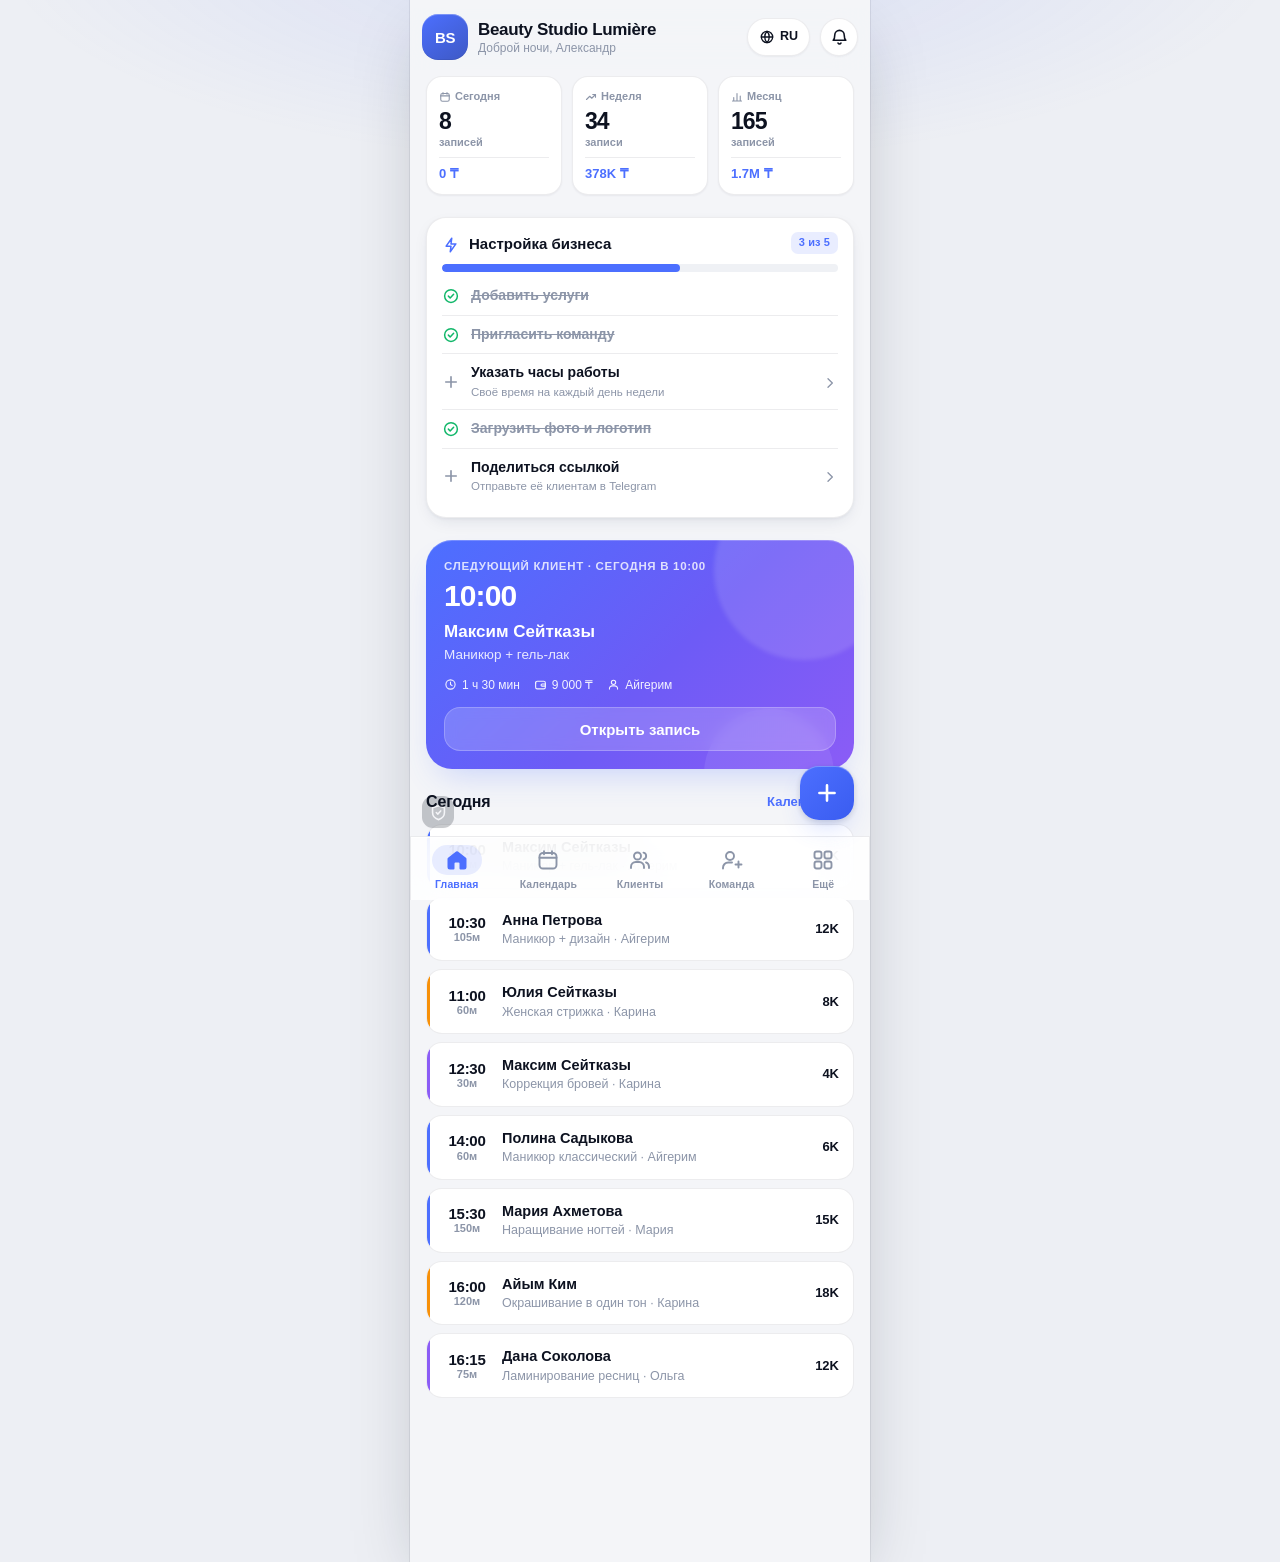
<file: webapp/index.html>
<!DOCTYPE html>
<html lang="ru" data-theme="light">
<head>
<meta charset="utf-8">
<meta name="viewport" content="width=device-width,initial-scale=1,maximum-scale=1,viewport-fit=cover,user-scalable=no">
<meta name="theme-color" content="#ffffff">
<title>Zapis — онлайн-запись</title>
<link rel="stylesheet" href="./app.css">
<link rel="icon" href="data:image/svg+xml,%3Csvg xmlns='http://www.w3.org/2000/svg' viewBox='0 0 32 32'%3E%3Crect width='32' height='32' rx='8' fill='%234C6FFF'/%3E%3Cpath d='M9 12h14M9 17h9' stroke='white' stroke-width='2.4' stroke-linecap='round'/%3E%3C/svg%3E">
<script src="https://telegram.org/js/telegram-web-app.js"></script>
</head>
<body>
  <div id="app">
    <div id="boot" class="boot">
      <div class="boot-logo"><svg width="34" height="34" viewBox="0 0 24 24" fill="none" stroke="currentColor" stroke-width="2.2" stroke-linecap="round" stroke-linejoin="round"><rect x="3.5" y="5" width="17" height="15.5" rx="3.5"/><path d="M3.5 9.8h17M8 3.3v3M16 3.3v3M9 15.2l2.2 2.2 4-4.4"/></svg></div>
      <div class="boot-bar"><i></i></div>
    </div>
  </div>
  <div id="sheets"></div>
  <div id="toasts"></div>
  <div id="devdock"></div>
  <script type="module" src="./js/main.js"></script>
</body>
</html>
</file>
<file: webapp/app.css>
/* ============================================================
   Zapis — premium mobile UI kit
   ============================================================ */
:root{
  --p:#4C6FFF; --p-2:#3A5CF0; --p-soft:rgba(76,111,255,.12); --p-glow:rgba(76,111,255,.30);
  --ai:#8B5CF6; --ai-soft:rgba(139,92,246,.12);
  --ok:#12B76A; --ok-soft:rgba(18,183,106,.12);
  --warn:#F79009; --warn-soft:rgba(247,144,9,.13);
  --dan:#F04462; --dan-soft:rgba(240,68,98,.12);

  --bg:#F4F5F8; --bg-2:#EDEFF4;
  --sf:#FFFFFF; --sf-2:#F7F8FA; --sf-3:#EFF1F5;
  --tx:#0D1220; --tx-2:#5A6478; --tx-3:#8C95A8;
  --bd:rgba(16,24,40,.08); --bd-2:rgba(16,24,40,.14);
  /* тени с холодным оттенком: нейтрально-серые на белом выглядят грязно */
  --sh-1:0 1px 2px rgba(26,38,70,.06);
  --sh-2:0 6px 18px -6px rgba(26,38,70,.13), 0 1px 3px rgba(26,38,70,.05);
  --sh-3:0 18px 44px -12px rgba(26,38,70,.24);
  /* блик сверху и стекло: интерфейс освещён, а не плоский */
  --hl:rgba(255,255,255,.75);
  --glass:color-mix(in srgb,var(--sf) 86%,transparent);
  --glass-bg:color-mix(in srgb,var(--bg) 76%,transparent);
  --e-spring:cubic-bezier(.34,1.4,.64,1);
  --sk:linear-gradient(90deg,var(--sf-3) 25%,var(--sf-2) 50%,var(--sf-3) 75%);

  --r-s:12px; --r-m:16px; --r-l:20px; --r-xl:26px; --r-full:999px;
  --tab-h:64px;
  --safe-b:env(safe-area-inset-bottom,0px);
  --safe-t:env(safe-area-inset-top,0px);
  --ff:-apple-system,BlinkMacSystemFont,"SF Pro Display","Segoe UI",Roboto,"Helvetica Neue",Arial,sans-serif;
  --e:cubic-bezier(.22,.61,.36,1);
  --e-nav:cubic-bezier(.2,.78,.22,1);
  /* шкала загрузки месяца: смешиваем с поверхностью, а не с прозрачностью —
     иначе на тёмном фоне слабые ступени становятся неразличимы */
  --heat-0:var(--sf-2);
  --heat-1:color-mix(in srgb,var(--p) 18%,var(--sf));
  --heat-2:color-mix(in srgb,var(--p) 40%,var(--sf));
  --heat-3:color-mix(in srgb,var(--p) 68%,var(--sf));
  --e-sheet:cubic-bezier(.2,.84,.24,1);
}
[data-theme="dark"]{
  --p:#6D8BFF; --p-2:#5A7BFF; --p-soft:rgba(109,139,255,.16); --p-glow:rgba(109,139,255,.28);
  --ai:#A78BFA; --ai-soft:rgba(167,139,250,.16);
  --ok:#3DDC97; --ok-soft:rgba(61,220,151,.14);
  --warn:#FDB022; --warn-soft:rgba(253,176,34,.15);
  --dan:#FF6B85; --dan-soft:rgba(255,107,133,.15);

  --bg:#0C0E13; --bg-2:#0A0C10;
  --sf:#161A22; --sf-2:#1C212B; --sf-3:#232936;
  --tx:#F1F4F9; --tx-2:#A3ADBF; --tx-3:#75809A;
  --bd:rgba(255,255,255,.08); --bd-2:rgba(255,255,255,.14);
  --sh-1:0 1px 2px rgba(0,0,0,.4);
  --sh-2:0 6px 20px -6px rgba(0,0,0,.55);
  --sh-3:0 20px 50px -12px rgba(0,0,0,.7);
  --hl:rgba(255,255,255,.07);
  --glass:color-mix(in srgb,var(--sf) 84%,transparent);
  --glass-bg:color-mix(in srgb,var(--bg) 72%,transparent);
  --sk:linear-gradient(90deg,var(--sf-2) 25%,var(--sf-3) 50%,var(--sf-2) 75%);
  /* на тёмном шаги нужны крупнее: глаз хуже различает близкие тёмные тона */
  --heat-0:var(--sf-2);
  --heat-1:color-mix(in srgb,var(--p) 24%,var(--sf));
  --heat-2:color-mix(in srgb,var(--p) 48%,var(--sf));
  --heat-3:color-mix(in srgb,var(--p) 76%,var(--sf));
}

*,*::before,*::after{box-sizing:border-box;-webkit-tap-highlight-color:transparent}
html,body{height:100%}
body{
  margin:0;font-family:var(--ff);background:var(--bg);color:var(--tx);
  font-size:15px;line-height:1.4;-webkit-font-smoothing:antialiased;
  overscroll-behavior-y:none;
}
button,input,select,textarea{font:inherit;color:inherit}
button{background:none;border:0;padding:0;cursor:pointer;text-align:left;color:inherit}
a{color:inherit;text-decoration:none}
:where(button,a,[role="button"]):focus{outline:none}
:where(button,a,[role="button"]):focus-visible{outline:2px solid var(--p);outline-offset:-3px}
/* inline-block, чтобы иконка внутри строки текста не уезжала на отдельную строку */
svg{display:inline-block;vertical-align:middle;flex:none}
/* элементы-контролы центрируем явно */
.btn,.chip,.slot,.act,.tab,.dcard,.wcol,.ico-btn,.seg button,.center,.pick .o,.succ{text-align:center}
::-webkit-scrollbar{width:0;height:0}

/* ---------- boot ---------- */
.boot{position:fixed;inset:0;display:flex;flex-direction:column;align-items:center;justify-content:center;gap:22px;background:var(--bg);z-index:100}
.boot-logo{
  width:68px;height:68px;border-radius:22px;display:grid;place-items:center;color:#fff;
  background:linear-gradient(135deg,var(--p),var(--ai));
  box-shadow:inset 0 1px 0 rgba(255,255,255,.3),0 14px 34px -8px var(--p-glow);
  animation:pop .5s var(--e),breathe 2.2s 1s ease-in-out infinite
}
@keyframes breathe{0%,100%{box-shadow:inset 0 1px 0 rgba(255,255,255,.3),0 14px 34px -8px var(--p-glow)}50%{box-shadow:inset 0 1px 0 rgba(255,255,255,.3),0 18px 44px -6px var(--p-glow)}}
.boot-bar{width:140px;height:4px;border-radius:4px;background:var(--sf-3);overflow:hidden}
.boot-bar i{display:block;height:100%;width:40%;border-radius:4px;background:var(--p);animation:load 1s infinite var(--e)}
@keyframes load{0%{transform:translateX(-100%)}100%{transform:translateX(350%)}}

/* ---------- layout ---------- */
#app{min-height:100%;display:flex;flex-direction:column}
.screen{
  flex:1;padding:calc(var(--safe-t) + 8px) 0 calc(var(--tab-h) + var(--safe-b) + 24px);
}
.screen.no-tab{padding-bottom:calc(var(--safe-b) + 28px)}
.screen.has-fab{padding-bottom:calc(var(--tab-h) + var(--safe-b) + 100px)}
@keyframes scr{from{opacity:0;transform:translateY(8px)}to{opacity:1;transform:none}}
.screen.nav-enter.nav-forward{animation:nav-in-forward .36s var(--e-nav) both}
.screen.nav-enter.nav-back{animation:nav-in-back .34s var(--e-nav) both}
.screen.nav-enter.nav-tab,.screen.nav-enter.nav-replace{animation:nav-in-replace .32s var(--e-nav) both}
@keyframes nav-in-forward{from{opacity:0;transform:translate3d(24px,0,0) scale(.992)}to{opacity:1;transform:none}}
@keyframes nav-in-back{from{opacity:0;transform:translate3d(-20px,0,0) scale(.992)}to{opacity:1;transform:none}}
@keyframes nav-in-replace{from{opacity:0;transform:translate3d(0,10px,0) scale(.994)}to{opacity:1;transform:none}}

.wrap{padding:0 16px}
.sec{margin-top:22px}
.sec-h{display:flex;align-items:center;justify-content:space-between;padding:0 16px 10px}
.sec-t{font-size:16px;font-weight:700;letter-spacing:-.01em}
.sec-a{font-size:13px;font-weight:600;color:var(--p);display:flex;align-items:center;gap:3px}
.muted{color:var(--tx-2)}
.dim{color:var(--tx-3)}
.tiny{font-size:12px}
.sm{font-size:13px}
.b{font-weight:600}
.center{text-align:center}
.row{display:flex;align-items:center;gap:10px}
.row.between{justify-content:space-between}
.col{display:flex;flex-direction:column}
.grow{flex:1;min-width:0}
.nowrap{white-space:nowrap;overflow:hidden;text-overflow:ellipsis}
.hr{height:1px;background:var(--bd);margin:12px 0}

/* ---------- topbar ---------- */
.top{
  position:sticky;top:0;z-index:30;display:flex;align-items:center;gap:10px;
  padding:calc(var(--safe-t) + 6px) 12px 10px;
  background:var(--glass-bg);backdrop-filter:saturate(180%) blur(18px);-webkit-backdrop-filter:saturate(180%) blur(18px)
}
.top-t{font-size:19px;font-weight:750;letter-spacing:-.02em;flex:1;min-width:0}
.top-sub{font-size:12px;color:var(--tx-3);font-weight:500;margin-top:-2px}
.ico-btn{
  width:38px;height:38px;border-radius:var(--r-full);display:grid;place-items:center;
  background:var(--sf);color:var(--tx);box-shadow:inset 0 1px 0 var(--hl),var(--sh-1);border:1px solid var(--bd);
  transition:transform .15s var(--e),background .15s
}
.ico-btn:active{transform:scale(.9)}
.ico-btn.flat{background:transparent;box-shadow:none;border-color:transparent}
.ico-btn.p{background:var(--p);color:#fff;border-color:transparent}
/* Переключатель языка: иконка и код рядом. .ico-btn — квадрат на один
   элемент (grid + place-items), поэтому ширину и раскладку задаём сами. */
.lang-btn{width:auto;padding:0 11px;display:inline-flex;align-items:center;gap:5px}
.lang-btn span{font-size:12.5px;font-weight:700}

/* ---------- tabbar ---------- */
.tabbar{
  position:fixed;left:0;right:0;bottom:0;z-index:40;display:flex;
  height:calc(var(--tab-h) + var(--safe-b));padding-bottom:var(--safe-b);
  background:var(--glass);
  backdrop-filter:saturate(180%) blur(24px);-webkit-backdrop-filter:saturate(180%) blur(24px);
  border-top:1px solid var(--bd);box-shadow:inset 0 1px 0 var(--hl);
}
.tab{flex:1;display:flex;flex-direction:column;align-items:center;justify-content:center;gap:2px;color:var(--tx-3);transition:color .2s}
.tab .lb{font-size:10.5px;font-weight:600;letter-spacing:.01em;transition:font-weight .2s}
/* подложка под иконкой: появляется под активной и уходит у остальных */
.tab-ic{width:50px;height:30px;display:grid;place-items:center;border-radius:15px;transition:background .28s var(--e),transform .28s var(--e-spring)}
.tab.on{color:var(--p)}
.tab.on .lb{font-weight:700}
.tab.on .tab-ic{background:var(--p-soft)}
.tab.on.tab-pulse .tab-ic{animation:tabpop .36s var(--e-spring)}
@keyframes tabpop{0%{transform:scale(.82)}100%{transform:scale(1)}}

/* ---------- fab ---------- */
.fab{
  position:fixed;right:16px;bottom:calc(var(--tab-h) + var(--safe-b) + 16px);z-index:41;
  width:54px;height:54px;border-radius:19px;display:grid;place-items:center;color:#fff;
  background:linear-gradient(135deg,var(--p),var(--p-2));
  box-shadow:inset 0 1px 0 rgba(255,255,255,.28),0 12px 26px -8px var(--p-glow),0 2px 6px rgba(0,0,0,.14);
  transition:transform .22s var(--e-spring);animation:pop .4s var(--e) both
}
.fab:active{transform:scale(.9) rotate(45deg)}
@keyframes pop{0%{transform:scale(.6);opacity:0}100%{transform:scale(1);opacity:1}}

/* ---------- cards ---------- */
.card{background:var(--sf);border-radius:var(--r-l);box-shadow:inset 0 1px 0 var(--hl),var(--sh-2);border:1px solid var(--bd);overflow:hidden}
.card.pad{padding:16px}
.card.flat{box-shadow:none;background:var(--sf-2);border-color:transparent}
.press{transition:transform .14s var(--e),opacity .14s}
.press:active{transform:scale(.975);opacity:.9}
.stack{display:flex;flex-direction:column;gap:10px}
.stack.s{gap:8px}

/* rows */
.lrow{display:flex;align-items:center;gap:12px;padding:13px 16px;background:var(--sf)}
.lrow+.lrow{border-top:1px solid var(--bd)}
.lrow .ic{width:36px;height:36px;border-radius:11px;display:grid;place-items:center;background:var(--sf-3);color:var(--tx-2);flex:none}
.lrow .tl{font-weight:600;font-size:14.5px;overflow:hidden;text-overflow:ellipsis;white-space:nowrap}
.lrow .st{font-size:12.5px;color:var(--tx-3);margin-top:1px;overflow:hidden;text-overflow:ellipsis;white-space:nowrap}
/* Запасной выход: жалоба, поддержка, «создать свой бизнес». Такие строки
   нужны раз в год, поэтому у них нет ни подложки, ни рамки — только текст
   помельче. Заметнее их делать нельзя: человек пришёл записаться. */
.quiet-row{width:100%;border-radius:14px;background:transparent;padding:11px 14px 11px 0}
.quiet-row+.quiet-row{border-top:1px solid var(--bd)}
.quiet-row .ic{background:transparent;color:var(--tx-3);width:30px;height:30px}
.quiet-row .tl{font-weight:550;font-size:14px;color:var(--tx-2)}
.quiet-row .st{font-size:12px}
/* строка «иконка + текст» внутри карточек */
.icoline{display:flex;align-items:center;gap:5px;min-width:0}
.icoline>span{overflow:hidden;text-overflow:ellipsis;white-space:nowrap}
.chev{color:var(--tx-3);flex:none}

/* ---------- avatar ---------- */
.av{border-radius:var(--r-full);display:grid;place-items:center;color:#fff;font-weight:700;flex:none;letter-spacing:-.02em;background:var(--p);overflow:hidden;box-shadow:inset 0 1px 0 rgba(255,255,255,.28),inset 0 -1px 0 rgba(0,0,0,.08)}
.av.s{width:36px;height:36px;font-size:13px}
.av.m{width:46px;height:46px;font-size:15px}
.av.l{width:64px;height:64px;font-size:21px}
.av.xl{width:84px;height:84px;font-size:28px;border-radius:28px}
.center>.av,.center>.tint{margin-left:auto;margin-right:auto}
.av-sq{border-radius:16px}
/* фото вместо инициалов: размеры берём у .av, меняется только заливка */
.av-photo{background-size:cover;background-position:center;background-repeat:no-repeat;color:transparent}

/* ---------- загрузка изображений ---------- */
.ph-row{display:flex;gap:14px;align-items:flex-start}
.ph-box{
  width:84px;height:84px;flex:none;border-radius:18px;border:1.5px dashed var(--bd-2);
  background:var(--sf-2);color:var(--tx-3);display:grid;place-items:center;
  background-size:cover;background-position:center;overflow:hidden;transition:transform .14s var(--e)
}
.ph-box:active{transform:scale(.97)}
.ph-box.round{border-radius:var(--r-full)}
.ph-box.has{border-style:solid;border-color:var(--bd)}
.ph-row .grow{display:flex;flex-direction:column;align-items:flex-start}
.ph-row .btn.xs{width:auto}

/* ---------- переписка в обращении ---------- */
.tk-msg{background:var(--sf-2);border-radius:14px;padding:11px 13px;max-width:88%}
.tk-msg.ours{background:var(--p-soft);margin-left:auto}

/* ---------- выбор фирменного цвета ---------- */
.col-pick{display:flex;flex-wrap:wrap;gap:10px}
.col-dot{
  width:34px;height:34px;border-radius:var(--r-full);flex:none;
  box-shadow:inset 0 0 0 1px rgba(16,24,40,.12);
  transition:transform .14s var(--e),box-shadow .14s
}
.col-dot:active{transform:scale(.9)}
.col-dot.on{box-shadow:inset 0 0 0 3px var(--sf),inset 0 0 0 5px currentColor;color:var(--tx-2)}
.col-prev{
  margin-top:12px;border-radius:var(--r-m);padding:16px 14px;color:#fff;
  display:flex;flex-direction:column;gap:2px
}
.col-prev span{font-size:17px;font-weight:750;letter-spacing:-.02em}
.col-prev i{font-style:normal;font-size:11.5px;opacity:.8}

/* ---------- мои записи (клиент) ---------- */
/* Ближайший визит — цветная шапка с датой и обратным отсчётом. */
.upc{padding:0}
.upc-first{border-color:transparent;box-shadow:inset 0 0 0 2px var(--p),var(--sh-2)}
.upc-head{
  display:flex;align-items:center;justify-content:space-between;gap:8px;
  padding:10px 14px;background:var(--sf-3);color:var(--tx-2);
  font-size:13px;font-weight:650
}
.upc-first .upc-head{background:var(--p-soft);color:var(--p)}
.upc-left{font-weight:600;opacity:.75;font-size:12px;white-space:nowrap}
.upc-body{display:block;width:100%;padding:13px 14px;text-align:left}
.upc-t{font-size:15px;font-weight:700;letter-spacing:-.02em}
.upc-acts{display:flex;border-top:1px solid var(--bd)}
.upc-acts button{
  flex:1;display:flex;align-items:center;justify-content:center;gap:7px;
  padding:12px;font-size:13.5px;font-weight:650;color:var(--p)
}
.upc-acts button+button{border-left:1px solid var(--bd)}
.upc-acts button.dan{color:var(--dan)}

/* История: одна плотная строка на визит. */
.hist{padding:0}
.hist-off{opacity:.62}
.hist-main{display:flex;align-items:center;gap:12px;width:100%;padding:12px 14px;text-align:left}
.hist-d{width:38px;flex:none;text-align:center}
.hist-d .n{font-size:18px;font-weight:750;letter-spacing:-.03em;line-height:1.1}
.hist-sep{width:1px;align-self:stretch;background:var(--bd)}
.hist-acts{display:flex;border-top:1px solid var(--bd)}
.hist-acts button,.hist-acts .rated{
  flex:1;display:flex;align-items:center;justify-content:center;gap:6px;
  padding:11px;font-size:13px;font-weight:650;color:var(--p)
}
.hist-acts button+button,.hist-acts .rated+button{border-left:1px solid var(--bd)}
.hist-acts .star-btn{color:#F5A524}
.hist-acts .rated{gap:2px;color:#F5A524}
.hist-acts .rated svg{fill:#F5A524}

/* ---------- оценка визита ---------- */
.stars{display:inline-flex;gap:6px}
.star{color:var(--tx-3);transition:transform .14s var(--e),color .14s;padding:2px}
.star.on{color:#F5A524}
.star.on svg{fill:#F5A524}
.star:active{transform:scale(.9)}

/* обложка страницы записи и фото услуги в списке */
.cover{height:132px;background-size:cover;background-position:center;background-color:var(--sf-3)}
.svc-ph{
  width:46px;height:46px;border-radius:14px;flex:none;
  background-size:cover;background-position:center;background-color:var(--sf-3)
}

/* ---------- buttons ---------- */
.btn{
  display:inline-flex;align-items:center;justify-content:center;gap:8px;
  height:50px;padding:0 20px;border-radius:var(--r-m);font-weight:650;font-size:15px;
  background:var(--sf-3);color:var(--tx);transition:transform .14s var(--e),opacity .14s;width:100%
}
.btn:active{transform:scale(.97)}
.btn.p{background:linear-gradient(135deg,var(--p),var(--p-2));color:#fff;box-shadow:inset 0 1px 0 rgba(255,255,255,.24),0 8px 20px -8px var(--p-glow)}
.btn.ai{background:linear-gradient(135deg,var(--ai),#6D5BF6);color:#fff;box-shadow:0 8px 20px -8px rgba(139,92,246,.5)}
.btn.ok{background:var(--ok);color:#fff}
.btn.dan{background:var(--dan-soft);color:var(--dan)}
.btn.gh{background:transparent;border:1.5px solid var(--bd-2);color:var(--tx)}
.btn.sm{height:40px;font-size:13.5px;padding:0 14px;border-radius:12px;width:auto}
.btn.xs{height:34px;font-size:12.5px;padding:0 12px;border-radius:10px;width:auto}
.btn[disabled]{opacity:.45;pointer-events:none}
.btns{display:flex;gap:10px}
.btns>*{flex:1}

/* icon action pills */
.acts{display:flex;gap:10px}
.act{flex:1;display:flex;flex-direction:column;align-items:center;gap:6px;padding:12px 4px;border-radius:var(--r-m);background:var(--sf-2);color:var(--tx-2);font-size:11.5px;font-weight:600;transition:transform .14s var(--e)}
.act:active{transform:scale(.94)}
.act svg{color:var(--tx)}

/* ---------- карточка записи ---------- */
.appt-person{gap:13px;margin-bottom:14px}
.appt-person-name{font-size:18px;font-weight:750;letter-spacing:-.02em;line-height:1.25}
.appt-info{margin-bottom:12px;padding:4px 14px;background:var(--sf-2);border:1px solid var(--bd);border-radius:18px}
.appt-info-row{display:flex;align-items:flex-start;justify-content:space-between;gap:16px;padding:10px 0;border-bottom:1px solid var(--bd)}
.appt-info-row:last-child{border-bottom:0}
.appt-info-row>span{flex:none;color:var(--tx-3);font-size:12.5px}
.appt-info-row>b{max-width:68%;font-size:13.5px;text-align:right;line-height:1.35}
.appt-info-row.total>b{font-size:16px;letter-spacing:-.02em}
.appt-review{display:flex;align-items:center;gap:10px;margin-bottom:12px;padding:12px 13px;border-radius:16px;border:1px solid var(--bd)}
.appt-review.received{display:block;background:color-mix(in srgb,var(--warn-soft) 55%,var(--sf));border-color:color-mix(in srgb,var(--warn) 24%,transparent)}
.appt-review.pending{background:var(--sf-2)}
.appt-review-head{display:flex;align-items:center;gap:10px}
.appt-review-icon{width:34px;height:34px;flex:none;border-radius:11px;display:grid;place-items:center;background:var(--warn-soft);color:var(--warn)}
.appt-review b{display:block;font-size:13.5px}
.appt-review span{display:block;margin-top:1px;font-size:11.5px;color:var(--tx-3)}
.appt-review-stars{display:flex;gap:1px;flex:none;color:var(--bd-2)}
.appt-review-stars i{display:block;height:14px}
.appt-review-stars i.on{color:var(--warn)}
.appt-review-stars i.on svg{fill:currentColor}
.appt-review-text{margin-top:10px;padding-top:9px;border-top:1px solid color-mix(in srgb,var(--warn) 18%,transparent);font-size:13px;line-height:1.45;color:var(--tx-2)}
.appt-actions{margin-bottom:4px}

/* ---------- chips ---------- */
.chips{
  display:flex;gap:7px;overflow-x:auto;padding:2px 16px;scrollbar-width:none;
  -webkit-mask-image:linear-gradient(90deg,#000 0,#000 calc(100% - 22px),transparent 100%);
  mask-image:linear-gradient(90deg,#000 0,#000 calc(100% - 22px),transparent 100%);
}
.chips.nomask{-webkit-mask-image:none;mask-image:none}
.chip{
  flex:none;height:33px;padding:0 13px;border-radius:var(--r-full);display:inline-flex;align-items:center;gap:6px;
  background:var(--sf);border:1px solid var(--bd);font-size:12.5px;font-weight:600;color:var(--tx-2);
  white-space:nowrap;transition:transform .14s var(--e)
}
.chip:active{transform:scale(.94)}
.chip.on{background:var(--tx);color:var(--bg);border-color:transparent;box-shadow:var(--sh-1)}
.chip.p.on{background:var(--p);color:#fff}

/* segmented */
.seg{display:flex;padding:3px;background:var(--sf-3);border-radius:13px;gap:2px}
.seg button{flex:1;height:32px;border-radius:10px;font-size:13px;font-weight:600;color:var(--tx-2);transition:.18s var(--e)}
.seg button.on{background:var(--sf);color:var(--tx);box-shadow:var(--sh-1)}
[data-theme="dark"] .seg button.on{background:var(--sf)}

/* badge */
.bdg{display:inline-flex;align-items:center;gap:4px;height:22px;padding:0 8px;border-radius:7px;font-size:11px;font-weight:700;background:var(--sf-3);color:var(--tx-2);letter-spacing:.01em}
.bdg.ok{background:var(--ok-soft);color:var(--ok)}
.bdg.p{background:var(--p-soft);color:var(--p)}
.bdg.warn{background:var(--warn-soft);color:var(--warn)}
.bdg.dan{background:var(--dan-soft);color:var(--dan)}
.bdg.ai{background:var(--ai-soft);color:var(--ai)}
.dot{width:7px;height:7px;border-radius:50%;background:var(--ok);flex:none}
.dot.off{background:var(--tx-3)}

/* ---------- stats ---------- */
.kpis{
  display:flex;gap:10px;overflow-x:auto;padding:0 16px;scrollbar-width:none;
  -webkit-mask-image:linear-gradient(90deg,#000 0,#000 calc(100% - 20px),transparent 100%);
  mask-image:linear-gradient(90deg,#000 0,#000 calc(100% - 20px),transparent 100%);
}
.kpi{flex:none;min-width:112px;padding:12px 14px;border-radius:var(--r-m);background:var(--sf);border:1px solid var(--bd);box-shadow:var(--sh-1)}
.kpi .l{font-size:11.5px;color:var(--tx-3);font-weight:600;display:flex;align-items:center;gap:5px}
.kpi .v{font-size:20px;font-weight:750;letter-spacing:-.03em;margin-top:4px}
.kpi .d{font-size:11px;font-weight:700;margin-top:2px}
.up{color:var(--ok)}.down{color:var(--dan)}
.grid2{display:grid;grid-template-columns:1fr 1fr;gap:10px}
.grid3{display:grid;grid-template-columns:repeat(3,1fr);gap:10px}
/* Плитка мастера на главной: период, число, единица, деньги.
   Три одинаковые в ряд — их сравнивают взглядом, поэтому они не ездят
   лентой и не меняют высоту от длины подписи. */
.mkpi{
  padding:12px 12px 11px;border-radius:var(--r-m);background:var(--sf);
  border:1px solid var(--bd);box-shadow:var(--sh-1);min-width:0
}
.mkpi .l{
  display:flex;align-items:center;gap:4px;font-size:11px;font-weight:650;
  color:var(--tx-3);white-space:nowrap;overflow:hidden
}
.mkpi .v{font-size:23px;font-weight:780;letter-spacing:-.04em;margin-top:5px;line-height:1.05}
.mkpi .u{font-size:11px;color:var(--tx-3);font-weight:600;margin-top:1px}
.mkpi .m{
  font-size:13px;font-weight:750;color:var(--p);margin-top:7px;
  padding-top:7px;border-top:1px solid var(--bd);white-space:nowrap
}
.st-card{padding:14px;border-radius:var(--r-m);background:var(--sf);border:1px solid var(--bd)}
.st-card .l{font-size:11.5px;color:var(--tx-3);font-weight:600}
.st-card .v{font-size:19px;font-weight:750;letter-spacing:-.03em;margin-top:3px}

/* ---------- next appointment hero ---------- */
.hero{
  position:relative;border-radius:var(--r-xl);padding:18px;color:#fff;overflow:hidden;
  background:linear-gradient(135deg,#4C6FFF 0%,#6D5BF6 55%,#8B5CF6 100%);
  box-shadow:0 16px 34px -14px var(--p-glow)
}
.hero::after{content:"";position:absolute;right:-40px;top:-60px;width:180px;height:180px;border-radius:50%;background:rgba(255,255,255,.12);filter:blur(2px);animation:drift 16s ease-in-out infinite alternate}
.hero::before{content:"";position:absolute;right:20px;bottom:-70px;width:130px;height:130px;border-radius:50%;background:rgba(255,255,255,.08);animation:drift 22s ease-in-out infinite alternate-reverse}
@keyframes drift{from{transform:translate3d(0,0,0) scale(1)}to{transform:translate3d(-22px,16px,0) scale(1.12)}}
.hero .lb{font-size:11.5px;font-weight:700;opacity:.8;text-transform:uppercase;letter-spacing:.06em}
.hero .tm{font-size:30px;font-weight:780;letter-spacing:-.03em;line-height:1.05;margin-top:6px}
.hero .nm{font-size:17px;font-weight:700;margin-top:8px}
.hero .sv{font-size:13.5px;opacity:.86;margin-top:2px}
.hero .btn{background:rgba(255,255,255,.18);color:#fff;backdrop-filter:blur(6px);height:44px;margin-top:14px;border:1px solid rgba(255,255,255,.22)}
.hero-meta{position:relative;display:flex;flex-wrap:wrap;gap:6px 14px;margin-top:12px;font-size:12px;opacity:.92}
.hero-meta span{display:inline-flex;align-items:center;gap:5px;white-space:nowrap}

/* ---------- appointment card ---------- */
/* align-items был не задан, и правая колонка (сумма) прилипала к верху
   строки, пока середина занимала две строки. Плюс 3 пикселя цветной полосы
   съедали отступ слева — число даты казалось сдвинутым. */
.appt{display:flex;align-items:center;gap:12px;padding:12px 14px 12px 17px;background:var(--sf);border-radius:var(--r-m);border:1px solid var(--bd);position:relative;overflow:hidden;transition:transform .14s var(--e)}
.appt:active{transform:scale(.98)}
.appt::before{content:"";position:absolute;left:0;top:0;bottom:0;width:3px;background:var(--c,var(--p))}
.appt .t{font-size:15px;font-weight:750;letter-spacing:-.02em;width:46px;flex:none;text-align:center;line-height:1.15}
.appt .t small{display:block;font-size:11px;font-weight:600;color:var(--tx-3);letter-spacing:0}
.appt .n{font-weight:650;font-size:14.5px}
.appt .s{font-size:12.5px;color:var(--tx-3);margin-top:1px}
.appt.done{opacity:.55}
.appt.cancelled .n{text-decoration:line-through;opacity:.6}

/* ---------- calendar ---------- */
.cal-top{gap:10px;padding-bottom:10px}
.cal-title{min-width:0;flex:1;display:flex;flex-direction:column;align-items:flex-start;padding:3px 0;text-align:left}
.cal-title>span{max-width:100%;font-size:18px;font-weight:760;letter-spacing:-.025em;white-space:nowrap;overflow:hidden;text-overflow:ellipsis}
/* capitalize поднимал каждое слово: «10 Дней», «К Периоду 3–12 Августа».
   Заглавной должна быть только первая буква подписи. */
.cal-title small{display:block;max-width:100%;font-size:11.5px;color:var(--tx-3);font-weight:600;margin-top:1px;white-space:nowrap;overflow:hidden;text-overflow:ellipsis}
.cal-title small::first-letter{text-transform:uppercase}
.cal-title .cal-sub-empty{visibility:hidden}
.cal-context-back{width:34px;height:34px;flex:none;margin-left:-4px}
.cal-nav{display:flex;align-items:center;gap:3px;flex:none}
.cal-arrow{width:34px;height:34px;background:var(--sf-2);border-color:transparent;box-shadow:none}
.cal-today{height:32px;padding:0 11px;border-radius:11px;color:var(--p);background:var(--p-soft);font-size:12px;font-weight:700;text-align:center;opacity:1;transform:none;animation:cal-today-in .24s var(--e-nav) both}
.cal-today.is-current{visibility:hidden;pointer-events:none;opacity:0;transform:translateY(-4px) scale(.96);animation:none}
@keyframes cal-today-in{from{opacity:0;transform:translateY(-4px) scale(.96)}to{opacity:1;transform:none}}
.cal-view-switch{margin-bottom:10px;display:flex;gap:8px;align-items:stretch}
.cal-view-switch .seg{flex:1;min-width:0}
/* Когда выбран свой отрезок, режимы день/неделя/месяц ничего не показывают —
   гасим их, чтобы не спорили за внимание с активной кнопкой периода. */
.cal-view-seg.muted-seg button{opacity:.55}
.cal-period{
  flex:none;max-width:52%;display:flex;align-items:center;gap:6px;padding:0 12px;height:40px;
  border-radius:14px;background:var(--sf-2);color:var(--tx-2);
  font-size:13px;font-weight:650;border:1.5px solid transparent;transition:.15s var(--e)
}
.cal-period span{white-space:nowrap;overflow:hidden;text-overflow:ellipsis}
.cal-period.on{background:var(--p-soft);color:var(--p);border-color:var(--p)}
.cal-view-switch .seg{padding:3px;border-radius:14px}
.cal-view-switch .seg button{height:34px;border-radius:11px}
.cal-view-seg button{min-width:0;padding:0 5px}
.cal-staff{margin-bottom:11px;padding-top:1px;padding-bottom:2px}
.cal-person{height:32px;background:transparent;box-shadow:none}
.cal-person.on{background:var(--sf);color:var(--tx);border-color:var(--emp-color,var(--bd-2));box-shadow:var(--sh-1)}
.cal-summary-wrap{margin-bottom:14px}
/* Ряд показателей — общий: календарь владельца, профиль клиента.
   Раньше назывался .cal-summary и жил только в календаре. */
.statbar{display:grid;grid-template-columns:repeat(3,1fr);background:var(--sf);border:1px solid var(--bd);border-radius:18px;padding:12px 4px;box-shadow:var(--sh-1)}
.statbar .cell{min-width:0;padding:0 9px;border-right:1px solid var(--bd)}
.statbar .cell:last-child{border-right:0}
.statbar .cell span{display:block;color:var(--tx-3);font-size:10.5px;font-weight:600;white-space:nowrap;overflow:hidden;text-overflow:ellipsis}
.statbar .cell strong{display:block;font-size:19px;font-weight:770;letter-spacing:-.03em;margin-top:3px;white-space:nowrap;overflow:hidden;text-overflow:ellipsis}
.statbar .cell em{
  display:block;font-style:normal;font-size:10.5px;font-weight:600;color:var(--tx-3);
  margin-top:3px;line-height:1.25
}
.statbar .load>i{display:block;height:3px;margin-top:5px;border-radius:3px;background:var(--sf-3);overflow:hidden}
.statbar .load>i b{display:block;height:100%;border-radius:inherit}
.cal-content{transform-origin:50% 0}
.cal-content.cal-motion-switch{animation:cal-content-switch .24s var(--e-nav) both}
.cal-content.cal-motion-prev{animation:cal-content-prev .26s var(--e-nav) both}
.cal-content.cal-motion-next{animation:cal-content-next .26s var(--e-nav) both}
.cal-content.cal-motion-today{animation:cal-content-today .26s var(--e-nav) both}
@keyframes cal-content-switch{from{opacity:0;transform:translateY(7px) scale(.995)}to{opacity:1;transform:none}}
@keyframes cal-content-prev{from{opacity:0;transform:translateX(-12px)}to{opacity:1;transform:none}}
@keyframes cal-content-next{from{opacity:0;transform:translateX(12px)}to{opacity:1;transform:none}}
@keyframes cal-content-today{from{opacity:0;transform:scale(.985)}to{opacity:1;transform:none}}
.cal-head{display:flex;align-items:center;justify-content:space-between;padding:6px 16px 12px;gap:10px}
.cal-date{font-size:16px;font-weight:700;letter-spacing:-.02em;text-align:center;flex:1}
.cal-date small{display:block;font-size:11.5px;color:var(--tx-3);font-weight:600}
.wk{display:flex;gap:6px;padding:0 16px 10px}
.wk .d{flex:1;border-radius:14px;padding:8px 0;text-align:center;background:var(--sf);border:1px solid var(--bd);transition:transform .14s var(--e)}
.wk .d:active{transform:scale(.94)}
.wk .d .w{font-size:10.5px;color:var(--tx-3);font-weight:700;text-transform:uppercase}
.wk .d .n{font-size:16px;font-weight:700;margin-top:2px;letter-spacing:-.02em}
.wk .d .p{height:4px;display:flex;gap:2px;justify-content:center;margin-top:4px}
.wk .d .p i{width:4px;height:4px;border-radius:2px;background:var(--p);opacity:.55}
.wk .d.on{background:var(--p);border-color:transparent;color:#fff}
.wk .d.on .w,.wk .d.on .n{color:#fff}
.wk .d.on .p i{background:#fff}
.wk .d.off{opacity:.42}

.tline{position:relative;padding:0 16px 8px}
.tl-row{position:relative;height:64px;border-top:1px dashed var(--bd)}
.tl-row .h{position:absolute;left:0;top:-8px;font-size:11px;font-weight:650;color:var(--tx-3);width:38px}
.tl-body{position:relative;margin-left:42px;min-height:64px}
.tl-free{position:absolute;left:0;right:0;border-radius:10px;transition:background .15s}
.tl-free:active{background:var(--p-soft)}
.tl-ev{
  position:absolute;left:0;right:0;border-radius:12px;padding:7px 10px;overflow:hidden;
  background:var(--c-bg);border-left:3px solid var(--c);color:var(--tx);
  box-shadow:var(--sh-1);transition:transform .14s var(--e)
}
.tl-ev:active{transform:scale(.98)}
.tl-ev .n{font-weight:700;font-size:13px;line-height:1.15}
.tl-ev .s{font-size:11.5px;color:var(--tx-2);margin-top:1px;line-height:1.15}
.tl-ev.mini .s{display:none}
.tl-ev.block{background:repeating-linear-gradient(45deg,var(--sf-3),var(--sf-3) 6px,var(--sf-2) 6px,var(--sf-2) 12px);border-left-color:var(--tx-3);color:var(--tx-2)}
.tl-now{position:absolute;left:42px;right:16px;height:2px;background:var(--dan);z-index:5;pointer-events:none}
.tl-now::before{content:"";position:absolute;left:-5px;top:-3px;width:8px;height:8px;border-radius:50%;background:var(--dan)}

/* week grid: карточки не сжимаются до нечитаемых семи колонок */
/* Неделя. Колонки тянутся под самую высокую (stretch задан явно —
   на поведение по умолчанию полагаться нельзя), а внутри три яруса:
   шапка, плашки, подвал. Подвал прижат к низу, поэтому нижняя линия
   у всех дней общая — с «+N» и без него. */
.wgrid{display:flex;align-items:stretch;gap:8px;padding:1px 16px 8px;overflow-x:auto;scroll-snap-type:x proximity}
.wcol{
  flex:0 0 88px;display:flex;flex-direction:column;
  background:var(--sf);border:1px solid var(--bd);border-radius:16px;
  padding:9px 7px;min-height:150px;text-align:left;scroll-snap-align:start;box-shadow:var(--sh-1)
}
.wcol .whead{flex:none;margin-bottom:7px}
.wcol .w{font-size:10px;font-weight:700;color:var(--tx-3);text-transform:uppercase;line-height:1.2}
.wcol .n{font-size:20px;font-weight:760;margin:0;letter-spacing:-.03em;line-height:1.15}
.wcol .wcount{font-size:9.5px;color:var(--tx-3);white-space:nowrap;line-height:1.3}
.wcol .wevs{flex:1;display:flex;flex-direction:column;gap:4px;min-height:0}
.wcol .ev{font-size:10.5px;font-weight:700;color:#fff;background:var(--p);border-radius:7px;padding:4px 5px;overflow:hidden;white-space:nowrap;text-overflow:ellipsis;flex:none}
.wcol .wempty{font-size:10px;color:var(--tx-3);opacity:.75}
/* подвал занимает место всегда — иначе колонки с «+N» ниже остальных */
.wcol .wmore{flex:none;min-height:13px;margin-top:6px;font-size:10px;font-weight:650;color:var(--tx-3);white-space:nowrap}
.wcol.today{border-color:transparent;box-shadow:inset 0 0 0 2px var(--p),var(--sh-1)}
.wcol.today .n{color:var(--p)}

.cal-range-list{display:grid;gap:10px;padding-bottom:8px}
.cal-range-note{font-size:11.5px;color:var(--tx-3);font-weight:650;padding:0 3px 1px}
.cal-range-day{background:var(--sf);border:1px solid var(--bd);border-radius:18px;padding:12px;box-shadow:var(--sh-1)}
.cal-range-head{width:100%;display:flex;align-items:center;gap:10px;text-align:left;padding:0 2px 10px}
.cal-range-head>span:first-child{min-width:0;flex:1}
.cal-range-head b{display:block;font-size:14px;font-weight:750;letter-spacing:-.015em}
.cal-range-head small{display:block;color:var(--tx-3);font-size:10.5px;font-weight:600;text-transform:capitalize;margin-top:1px}
.cal-range-total{text-align:right;flex:none}
.cal-range-total b{font-size:12px}
.cal-range-total small{white-space:nowrap}
.cal-range-day .appt{background:var(--sf-2);box-shadow:none}
.cal-range-picks{margin-bottom:14px}
.cal-range-picks .card{flex:1;padding:12px 14px;text-align:left;min-width:0}
.cal-range-picks .card.on{border-color:transparent;box-shadow:inset 0 0 0 2px var(--p)}
.cal-range-picks .b{font-size:13px;white-space:nowrap;overflow:hidden;text-overflow:ellipsis}
.cal-day-overview{display:grid;grid-template-columns:1fr 1fr;gap:1px;margin-bottom:12px;background:var(--bd);border:1px solid var(--bd);border-radius:16px;overflow:hidden}
.cal-day-overview>div{padding:12px 14px;background:var(--sf-2)}
.cal-day-overview span{display:block;font-size:11px;font-weight:600;color:var(--tx-3)}
.cal-day-overview b{display:block;font-size:17px;font-weight:760;margin-top:2px}
.cal-day-actions .lrow{width:100%;border-radius:15px;border:1px solid var(--bd);text-align:left}

/* ---------- bottom sheet ---------- */
.bd-mask{position:fixed;inset:0;background:rgba(8,11,18,.5);backdrop-filter:blur(3px);z-index:60;opacity:0;transition:opacity .32s var(--e-nav)}
.bd-mask.in{opacity:1}
.sheet{
  --sheet-drag:0px;
  position:fixed;left:0;right:0;bottom:0;z-index:61;background:var(--sf);
  border-radius:var(--r-xl) var(--r-xl) 0 0;box-shadow:var(--sh-3);
  max-height:92vh;display:flex;flex-direction:column;
  transform:translate3d(0,calc(100% + 16px + var(--sheet-drag)),0) scale(.985);opacity:.75;
  transition:transform .4s var(--e-sheet),opacity .28s var(--e-nav);will-change:transform,opacity;
  padding-bottom:var(--safe-b)
}
.sheet.in{transform:translate3d(0,var(--sheet-drag),0) scale(1);opacity:1}
.sheet .grab{width:38px;height:4px;border-radius:3px;background:var(--bd-2);margin:8px auto 2px;flex:none}
.sheet-h{display:flex;align-items:center;gap:10px;padding:8px 18px 10px;flex:none}
.sheet-h .t{font-size:18px;font-weight:750;letter-spacing:-.02em;flex:1}
.sheet-b{overflow-y:auto;padding:0 18px 18px;-webkit-overflow-scrolling:touch}
.sheet-f{padding:12px 18px calc(12px + var(--safe-b));border-top:1px solid var(--bd);flex:none;background:var(--sf)}
.sheet.swapping .sheet-h>*{animation:sheet-content-in .24s var(--e-nav) both}
.sheet.swapping .sheet-b,.sheet.swapping .sheet-f:not([hidden]){animation:sheet-content-in .28s .025s var(--e-nav) both}
@keyframes sheet-content-in{from{opacity:0;transform:translate3d(0,7px,0)}to{opacity:1;transform:none}}
@media(min-width:720px){
  .sheet{left:50%;transform:translate3d(-50%,calc(100% + 40px + var(--sheet-drag)),0) scale(.97);width:460px;border-radius:var(--r-xl);bottom:24px;max-height:82vh}
  .sheet.in{transform:translate3d(-50%,var(--sheet-drag),0) scale(1)}
}

/* ---------- forms ---------- */
.field{margin-bottom:14px}
.field>label{display:block;font-size:12.5px;font-weight:650;color:var(--tx-2);margin:0 0 6px 2px}
.inp{
  width:100%;height:50px;padding:0 14px;border-radius:var(--r-m);background:var(--sf-2);
  border:1.5px solid transparent;outline:none;font-size:15px;transition:border-color .18s,background .18s
}
.inp:focus{border-color:var(--p);background:var(--sf);box-shadow:0 0 0 4px var(--p-soft)}
textarea.inp{height:auto;min-height:92px;padding:12px 14px;resize:none;line-height:1.45}
.inp-row{display:flex;gap:10px}
.inp-row>*{flex:1}
.pick{display:flex;flex-wrap:wrap;gap:8px}
.pick .o{padding:9px 14px;border-radius:12px;background:var(--sf-2);font-size:13.5px;font-weight:600;color:var(--tx-2);border:1.5px solid transparent;transition:.15s}
.pick .o.on{background:var(--p-soft);color:var(--p);border-color:var(--p)}
.sw{width:48px;height:29px;border-radius:15px;background:var(--sf-3);position:relative;transition:background .25s var(--e);flex:none;box-shadow:inset 0 1px 2px rgba(0,0,0,.08)}
.sw::after{content:"";position:absolute;top:2.5px;left:2.5px;width:24px;height:24px;border-radius:50%;background:#fff;box-shadow:0 2px 6px rgba(0,0,0,.22),0 0 0 .5px rgba(0,0,0,.04);transition:transform .34s var(--e-spring)}
.sw.on{background:var(--ok);box-shadow:none}
.sw.on::after{transform:translateX(19px)}
.sw:active::after{transform:scaleX(1.12)}
.sw.on:active::after{transform:translateX(17px) scaleX(1.12)}
.search{display:flex;align-items:center;gap:9px;height:44px;padding:0 14px;border-radius:14px;background:var(--sf-2);color:var(--tx-3)}
.search input{flex:1;background:none;border:0;outline:none;font-size:15px;color:var(--tx)}

/* time chips */
.slots{display:grid;grid-template-columns:repeat(4,1fr);gap:9px}
.slot{height:46px;border-radius:14px;background:var(--sf-2);font-size:14.5px;font-weight:650;display:grid;place-items:center;border:1.5px solid transparent;transition:.15s var(--e)}
.slot:active{transform:scale(.94)}
.slot.on{background:var(--p);color:#fff;border-color:transparent;box-shadow:0 6px 16px -6px var(--p-glow)}
.slot.busy{opacity:.32;pointer-events:none;text-decoration:line-through}
/* Время по частям суток: «вечер» человек ищет глазами как блок,
   а не вычитывает из двадцати кнопок подряд. */
.slot-part+.slot-part{margin-top:14px}

/* ---------- барабан выбора времени ---------- */
/* Подложка выбранной строки лежит под барабанами, поэтому у самих
   барабанов фона нет — иначе она бы под ними не просвечивала. */
.wheel-box{
  position:relative;display:grid;grid-template-columns:1fr 12px 1fr;align-items:center;
  background:var(--sf-2);border-radius:16px;padding:0 6px;overflow:hidden
}
.wheel-box::before{
  content:"";position:absolute;left:8px;right:8px;top:60px;height:40px;border-radius:12px;
  background:var(--sf);box-shadow:var(--sh-1);pointer-events:none;z-index:0
}
.wheel{
  position:relative;z-index:1;height:160px;overflow-y:auto;text-align:center;
  scroll-snap-type:y mandatory;scrollbar-width:none;-webkit-overflow-scrolling:touch
}
.wheel::-webkit-scrollbar{display:none}
.wheel-pad{height:60px}
.wheel-i{
  height:40px;line-height:40px;scroll-snap-align:center;
  font-size:17px;font-weight:600;color:var(--tx-3);
  transition:color .15s var(--e),font-size .15s var(--e)
}
.wheel-i.on{color:var(--tx);font-size:21px;font-weight:780}
.wheel-sep{text-align:center;font-size:19px;font-weight:750;color:var(--tx-3);z-index:1}

/* Две «кнопки» над барабаном: какое из значений он сейчас крутит. */
.tp-row{display:grid;grid-template-columns:1fr 1fr;gap:10px;margin-bottom:12px}
.tp{
  padding:9px 12px;border-radius:14px;background:var(--sf-2);
  border:1.5px solid transparent;text-align:left;transition:.15s var(--e)
}
.tp.on{border-color:var(--p);background:var(--p-soft)}
.tp .l{display:block;font-size:11px;font-weight:650;color:var(--tx-3)}
.tp .v{display:block;font-size:19px;font-weight:780;letter-spacing:-.02em;margin-top:1px}
.tp.on .v{color:var(--p)}

/* ---------- онбординг ---------- */
/* Строка-выбор: выглядит как поле, ведёт себя как кнопка. Нужна там,
   где вариантов слишком много для чипсов. */
.ob-pickrow{
  display:flex;align-items:center;gap:10px;width:100%;height:46px;padding:0 14px;
  border-radius:14px;background:var(--sf-2);border:1.5px solid transparent;
  font-size:14.5px;font-weight:600;color:var(--tx);text-align:left
}
.ob-pickrow .grow{overflow:hidden;text-overflow:ellipsis;white-space:nowrap}
.ob-pickrow .dot,.ob-dot{width:10px;height:10px;border-radius:50%;flex:none}
.ob-dot{margin-left:2px}
/* День недели карточкой: подпись, время и переключатель не налезают
   друг на друга — раньше всё жило одной строкой .lrow. */
.ob-day{padding:12px 14px;border-radius:16px;border:1px solid var(--bd);background:var(--sf)}
.ob-day.off{opacity:.62}
.ob-day .nm{font-weight:650;font-size:14.5px;text-transform:capitalize}
.ob-t{
  flex:1;height:40px;border-radius:12px;background:var(--sf-2);
  font-size:15px;font-weight:700;letter-spacing:-.01em;color:var(--tx)
}

/* ---------- чеклист настройки ---------- */
.setup-list{display:flex;flex-direction:column}
.setup-row{
  display:flex;align-items:center;gap:11px;width:100%;padding:9px 0;text-align:left;
  border-top:1px solid var(--bd)
}
.setup-row:first-child{border-top:0;padding-top:2px}
.setup-row .mark{color:var(--tx-3);flex:none;display:flex}
.setup-row.done .mark{color:var(--ok)}
.setup-row .t{display:block;font-size:14px;font-weight:650}
.setup-row .s{display:block;font-size:11.5px;color:var(--tx-3);margin-top:1px}
.setup-row.done .t{color:var(--tx-3);text-decoration:line-through;text-decoration-thickness:1px}
.setup-row.done .s{display:none}
.slot-part-t{font-size:12px;font-weight:600;color:var(--tx-3);margin-bottom:7px}
.hscroll{display:flex;gap:9px;overflow-x:auto;scrollbar-width:none;padding:2px 16px}
.dcard{flex:none;width:56px;padding:9px 0;border-radius:16px;text-align:center;background:var(--sf-2);border:1.5px solid transparent;transition:.15s var(--e)}
.dcard .w{font-size:10.5px;font-weight:700;color:var(--tx-3);text-transform:uppercase}
.dcard .n{font-size:18px;font-weight:750;margin-top:1px;letter-spacing:-.02em}
.dcard .m{font-size:10px;color:var(--tx-3);font-weight:600}
.dcard.on{background:var(--p);color:#fff;box-shadow:0 8px 18px -8px var(--p-glow)}
.dcard.on .w,.dcard.on .m{color:rgba(255,255,255,.85)}
.dcard.dis{opacity:.35;pointer-events:none}

/* ---------- more grid ---------- */
.mgrid{display:grid;grid-template-columns:1fr 1fr;gap:11px;padding:0 16px}
.mcard{padding:15px;border-radius:var(--r-l);background:var(--sf);border:1px solid var(--bd);box-shadow:var(--sh-1);transition:transform .14s var(--e);text-align:left}
.mcard:active{transform:scale(.96)}
.mcard .ic{width:40px;height:40px;border-radius:13px;display:grid;place-items:center;margin-bottom:10px}
.mcard .t{font-weight:700;font-size:14.5px}
.mcard .s{font-size:11.5px;color:var(--tx-3);margin-top:2px;line-height:1.3}

/* ---------- empty ---------- */
.empty{display:flex;flex-direction:column;align-items:center;text-align:center;padding:38px 26px;gap:6px;animation:scr .3s var(--e)}
.empty .il{width:84px;height:84px;border-radius:28px;display:grid;place-items:center;background:radial-gradient(80% 80% at 50% 20%,var(--sf) 0,var(--sf-2) 100%);color:var(--tx-3);margin-bottom:8px;box-shadow:inset 0 1px 0 var(--hl),0 0 0 1px var(--bd)}
.empty .t{font-size:16px;font-weight:700}
.empty .s{font-size:13.5px;color:var(--tx-3);max-width:260px;line-height:1.45}
.empty .btn{margin-top:14px;width:auto;padding:0 24px}

/* ---------- toast ---------- */
#toasts{position:fixed;left:0;right:0;top:calc(var(--safe-t) + 8px);z-index:90;display:flex;flex-direction:column;align-items:center;gap:8px;pointer-events:none}
.toast{
  display:flex;align-items:center;gap:9px;max-width:88%;padding:11px 16px;border-radius:var(--r-full);
  background:color-mix(in srgb,var(--tx) 92%,transparent);color:var(--bg);font-size:13.5px;font-weight:600;box-shadow:var(--sh-3);
  backdrop-filter:blur(10px);-webkit-backdrop-filter:blur(10px);
  animation:tin .42s var(--e-spring)
}
.toast.out{animation:tout .25s var(--e) forwards}
.toast.ok{background:var(--ok);color:#fff}
.toast.dan{background:var(--dan);color:#fff}
.toast.ai{background:linear-gradient(135deg,var(--ai),#6D5BF6);color:#fff}
@keyframes tin{from{opacity:0;transform:translateY(-18px) scale(.9)}to{opacity:1;transform:none}}
@keyframes tout{to{opacity:0;transform:translateY(-14px) scale(.94)}}

/* ---------- контекстная подсказка ---------- */
/* лежит в #toasts, но крепится к низу: рядом с тем, что объясняет,
   и выше таббара, чтобы не перекрывать навигацию */
.tip{
  position:fixed;left:12px;right:12px;bottom:calc(var(--safe-b) + 74px);
  display:flex;align-items:flex-start;gap:11px;padding:13px 14px;border-radius:var(--r-m);
  background:var(--sf);border:1px solid var(--bd);box-shadow:var(--sh-3);
  pointer-events:auto;opacity:0;transform:translateY(14px);transition:opacity .26s var(--e),transform .26s var(--e)
}
body[data-tab="0"] .tip{bottom:calc(var(--safe-b) + 16px)}
.tip.in{opacity:1;transform:none}
.tip.out{opacity:0;transform:translateY(10px)}
.tip-ic{width:36px;height:36px;border-radius:12px;flex:none;display:grid;place-items:center;background:var(--p-soft);color:var(--p)}
.tip-t{font-size:14px;font-weight:700;letter-spacing:-.01em}
.tip-s{font-size:12.5px;color:var(--tx-2);line-height:1.45;margin-top:2px}
.tip-x{color:var(--tx-3);flex:none;padding:2px}

/* ---------- skeleton ---------- */
.sk{background:var(--sk);background-size:400% 100%;animation:shim 1.3s infinite linear;border-radius:10px}
@keyframes shim{0%{background-position:100% 0}100%{background-position:-100% 0}}
.sk-row{height:66px;border-radius:var(--r-m);margin-bottom:10px}

/* ---------- AI ---------- */
.ai-hero{border-radius:var(--r-xl);padding:20px;color:#fff;background:linear-gradient(135deg,#8B5CF6,#6D5BF6 50%,#4C6FFF);box-shadow:0 16px 34px -14px rgba(139,92,246,.5);position:relative;overflow:hidden}
.ai-hero::after{content:"";position:absolute;right:-30px;top:-50px;width:160px;height:160px;border-radius:50%;background:rgba(255,255,255,.12)}
.ai-hero .t{font-size:22px;font-weight:780;letter-spacing:-.03em;margin-top:10px}
.ai-hero .s{font-size:13.5px;opacity:.88;margin-top:4px;max-width:250px;line-height:1.4}
.ai-card{padding:14px;border-radius:var(--r-l);background:var(--sf);border:1px solid var(--bd);box-shadow:var(--sh-1);display:flex;gap:12px;align-items:flex-start;transition:transform .14s var(--e)}
.ai-card:active{transform:scale(.97)}
.ai-card .ic{width:38px;height:38px;border-radius:12px;display:grid;place-items:center;background:var(--ai-soft);color:var(--ai);flex:none}
.ins{padding:15px;border-radius:var(--r-l);background:var(--sf);border:1px solid var(--bd);box-shadow:var(--sh-1)}
.ins .h{display:flex;align-items:center;gap:8px;font-size:13px;font-weight:750;margin-bottom:7px}
.ins .b{font-size:14px;line-height:1.5;color:var(--tx-2);font-weight:400}
.ins .b b{color:var(--tx);font-weight:650}
.ins.good .h{color:var(--ok)}
.ins.warn .h{color:var(--warn)}
.ins.opp .h{color:var(--p)}
.dots{display:inline-flex;gap:4px;align-items:center;height:14px}
.dots i{width:6px;height:6px;border-radius:50%;background:var(--ai);animation:bnc 1.1s infinite}
.dots i:nth-child(2){animation-delay:.15s}.dots i:nth-child(3){animation-delay:.3s}
@keyframes bnc{0%,60%,100%{transform:translateY(0);opacity:.45}30%{transform:translateY(-5px);opacity:1}}
.ai-load{display:flex;flex-direction:column;align-items:center;gap:14px;padding:34px 20px}
.ai-orb{width:64px;height:64px;border-radius:50%;background:conic-gradient(from 0deg,var(--ai),var(--p),var(--ai));animation:spin 1.4s linear infinite;position:relative}
.ai-orb::after{content:"";position:absolute;inset:6px;border-radius:50%;background:var(--sf)}
@keyframes spin{to{transform:rotate(360deg)}}
.bubble{max-width:84%;padding:11px 14px;border-radius:18px;font-size:14.5px;line-height:1.45;white-space:pre-wrap}
.bubble.me{align-self:flex-end;background:var(--p);color:#fff;border-bottom-right-radius:6px}
.bubble.ai{align-self:flex-start;background:var(--sf-2);border-bottom-left-radius:6px}
.mic{width:86px;height:86px;border-radius:50%;display:grid;place-items:center;background:linear-gradient(135deg,var(--ai),#6D5BF6);color:#fff;box-shadow:0 12px 30px -8px rgba(139,92,246,.6);margin:0 auto}
.mic.rec{animation:pulse 1.4s infinite}
@keyframes pulse{0%{box-shadow:0 0 0 0 rgba(139,92,246,.5)}70%{box-shadow:0 0 0 22px rgba(139,92,246,0)}100%{box-shadow:0 0 0 0 rgba(139,92,246,0)}}
.wave{display:flex;align-items:center;justify-content:center;gap:3px;height:34px}
.wave i{width:3px;border-radius:2px;background:var(--ai);animation:wv .9s infinite ease-in-out}
@keyframes wv{0%,100%{height:8px}50%{height:28px}}

/* ---------- charts ---------- */
.chart{display:block;width:100%;height:auto;overflow:visible}
.bars{display:flex;align-items:stretch;gap:6px;height:120px;padding:0 2px}
.bars .b{flex:1;min-width:3px;height:100%;border-radius:6px 6px 3px 3px;background:var(--sf-3);position:relative;overflow:hidden}
.bars .b i{position:absolute;left:0;right:0;bottom:0;border-radius:6px 6px 3px 3px;background:linear-gradient(180deg,var(--p),var(--p-2));animation:grow .6s var(--e)}
@keyframes grow{from{height:0!important}}
.bars-x{display:flex;gap:6px;margin-top:6px}
.bars-x span{flex:1;text-align:center;font-size:9.5px;color:var(--tx-3);font-weight:600}
.prog{height:8px;border-radius:5px;background:var(--sf-3);overflow:hidden}
/* Анимация проигрывалась заново при каждой перерисовке экрана, и полоса
   выглядела вечно загружающейся. Ширина меняется плавно — этого хватает. */
.prog i{display:block;height:100%;border-radius:5px;background:var(--p);transition:width .4s var(--e)}

/* ---------- success ---------- */
.succ{display:flex;flex-direction:column;align-items:center;padding:40px 24px;text-align:center;gap:8px}
.check{width:96px;height:96px;border-radius:50%;background:var(--ok-soft);color:var(--ok);display:grid;place-items:center;margin-bottom:10px;animation:pop .45s var(--e)}
.check svg{stroke-dasharray:60;stroke-dashoffset:60;animation:draw .55s .18s var(--e) forwards}
@keyframes draw{to{stroke-dashoffset:0}}
.succ .t{font-size:24px;font-weight:780;letter-spacing:-.03em}
.succ .s{font-size:14.5px;color:var(--tx-2)}

/* ---------- onboarding ---------- */
.ob{padding:calc(var(--safe-t) + 20px) 20px calc(var(--safe-b) + 20px);min-height:100vh;display:flex;flex-direction:column}
.ob-dots{display:flex;gap:6px;justify-content:center;margin-bottom:26px}
.ob-dots i{width:22px;height:4px;border-radius:3px;background:var(--sf-3);transition:.3s}
.ob-dots i.on{background:var(--p);width:30px}
.ob h1{font-size:26px;font-weight:780;letter-spacing:-.035em;margin:0 0 6px}
.ob p.sub{color:var(--tx-2);font-size:14.5px;margin:0 0 22px}
/* приветственный экран: картинка сверху, заголовок крупнее обычного */
.ob-hello{justify-content:flex-start;text-align:center}
.ob-art{width:100%;max-width:300px;margin:8px auto 22px;aspect-ratio:260/190}
.ob h1.ob-big{font-size:29px;line-height:1.18;margin-bottom:10px}
.ob p.sub.ob-lead{font-size:15px;line-height:1.5;margin-bottom:0;max-width:340px;margin-left:auto;margin-right:auto}

/* ---------- dev dock ---------- */
.dev-fab{position:fixed;left:10px;bottom:calc(var(--tab-h) + var(--safe-b) + 8px);z-index:33;width:32px;height:32px;border-radius:11px;display:grid;place-items:center;background:var(--tx);color:var(--bg);opacity:.22;box-shadow:var(--sh-1);transition:transform .2s var(--e),opacity .2s,background .2s}
body[data-tab="0"] .dev-fab{bottom:calc(var(--safe-b) + 10px)}
/* своя кнопка «назад» не нужна, если её рисует сам Telegram */
body[data-tgback="1"] .top>.ico-btn[data-a="back"]{display:none}
.dev-fab:active{transform:scale(.9)}
.dev-fab.on{opacity:1;background:var(--ai);color:#fff}
.role-grid{display:grid;grid-template-columns:1fr 1fr;gap:9px}
.role{padding:12px;border-radius:14px;background:var(--sf-2);border:1.5px solid transparent;text-align:left;transition:.15s}
.role.on{border-color:var(--p);background:var(--p-soft)}
.role .t{font-weight:700;font-size:14px}
.role .s{font-size:11.5px;color:var(--tx-3);margin-top:1px}

/* client public page */
/* ---------- шапка страницы записи ---------- */
.pub-hero{
  padding:calc(var(--safe-t) + 18px) 18px 42px;   /* запас снизу под кнопку */
  background:var(--p);background-size:cover;background-position:center;
  color:#fff;border-radius:0 0 26px 26px;position:relative;overflow:hidden
}
.pub-hero::after{content:"";position:absolute;right:-60px;top:-80px;width:210px;height:210px;border-radius:50%;background:rgba(255,255,255,.08)}
.pub-hero.has-cover::after{display:none}         /* на фото блик лишний */
.pub-hero .nm{font-size:23px;font-weight:780;letter-spacing:-.03em;margin-top:12px;text-shadow:0 1px 12px rgba(10,14,30,.28)}
.pub-logo{box-shadow:0 0 0 2px rgba(255,255,255,.28),0 6px 18px -6px rgba(10,14,30,.5)}
.pub-share{color:#fff;background:rgba(255,255,255,.18);backdrop-filter:blur(6px)}

/* мета-строка «пилюлями»: на фотографии обычный текст теряется */
.pub-meta{display:flex;gap:7px;flex-wrap:wrap;margin-top:10px}
.pub-meta .pill{
  display:inline-flex;align-items:center;gap:5px;padding:5px 11px;border-radius:var(--r-full);
  background:rgba(255,255,255,.18);backdrop-filter:blur(6px);
  font-size:12.5px;font-weight:600;white-space:nowrap
}
.pub-addr{margin-top:9px;font-size:12.5px;opacity:.85;text-shadow:0 1px 10px rgba(10,14,30,.3)}

/* Кнопка лежит на границе шапки. Синяя на синем сливалась в одно пятно,
   поэтому она белая, а цвет компании ушёл в текст и иконку. */
.pub-cta{margin-top:-26px;position:relative;z-index:2}
.btn.hero-cta{
  height:56px;font-size:16px;font-weight:700;
  /* светлая в обеих темах: кнопка лежит на цветной шапке, а не на фоне
     страницы — тёмная там теряется вместе с акцентом */
  background:#fff;box-shadow:0 14px 30px -12px rgba(10,14,30,.55)
}
.svc{display:flex;align-items:center;gap:12px;padding:13px 14px;background:var(--sf);border-radius:var(--r-m);border:1px solid var(--bd);transition:transform .14s var(--e)}
.svc:active{transform:scale(.98)}
.svc .pr{font-weight:750;font-size:15px;letter-spacing:-.02em;white-space:nowrap}

.tint{width:38px;height:38px;border-radius:12px;display:grid;place-items:center;flex:none}

/* закреплённая нижняя панель (слоты, чат) */
.fixbar{position:fixed;left:0;right:0;bottom:0;z-index:34}

/* ---------- desktop: телефонный контейнер по центру ---------- */
@media(min-width:720px){
  body{background:var(--bg-2)}
  #app{max-width:460px;margin:0 auto;min-height:100vh;background:var(--bg);
       box-shadow:0 0 0 1px var(--bd),0 24px 70px -20px rgba(16,24,40,.28)}
  .tabbar{left:50%;transform:translateX(-50%);width:460px;border-left:1px solid var(--bd);border-right:1px solid var(--bd)}
  .fab{right:calc(50vw - 230px + 16px)}
  .dev-fab{left:calc(50vw - 230px + 12px)}
  .fixbar{left:50%;transform:translateX(-50%);width:460px}
}

@media(prefers-reduced-motion:reduce){
  .screen.nav-enter,.sheet.swapping .sheet-h>*,.sheet.swapping .sheet-b,.sheet.swapping .sheet-f,
  .cal-today,.cal-content,.rise,.hero::before,.hero::after,.ai-hero::after,.boot-logo,.fab{animation:none!important}
  .sheet,.bd-mask{transition-duration:.01ms!important}
}

/* ---------- месячный календарь ---------- */
.mcal{background:var(--sf);border:1px solid var(--bd);border-radius:var(--r-l);padding:10px 10px 12px;box-shadow:var(--sh-1)}
.mc-head{display:flex;align-items:center;justify-content:space-between;gap:6px;margin-bottom:6px}
.mc-title{font-size:15.5px;font-weight:750;letter-spacing:-.02em;text-transform:capitalize}
.mc-head .ico-btn[disabled]{opacity:.25;pointer-events:none}
.mc-wd{display:grid;grid-template-columns:repeat(7,1fr);gap:2px;margin-bottom:4px}
.mc-wd span{text-align:center;font-size:10.5px;font-weight:700;color:var(--tx-3);letter-spacing:.04em}
.mc-grid{display:grid;grid-template-columns:repeat(7,1fr);gap:2px}
.mc-cell{
  position:relative;aspect-ratio:1/1;min-height:38px;border-radius:11px;display:flex;
  flex-direction:column;align-items:center;justify-content:center;gap:1px;
  font-size:14.5px;font-weight:600;color:var(--tx);background:transparent;
  transition:transform .12s var(--e),background .15s
}
.mc-cell:active:not([disabled]){transform:scale(.9)}
.mc-cell.today{box-shadow:inset 0 0 0 1.5px var(--bd-2)}
.mc-cell.on{background:var(--p);color:#fff;box-shadow:0 6px 14px -6px var(--p-glow)}
.mc-cell.off{color:var(--tx-3);opacity:.38;text-decoration:line-through;text-decoration-thickness:1px}
/* Выбранный отрезок: заливка идёт сплошной лентой, края скругляются.
   Скругление не у ячейки, а у подложки — иначе лента распадалась
   на семь отдельных квадратов в каждой строке. */
.mc-cell.in-range::after{
  content:"";position:absolute;inset:2px -1px;background:var(--p-soft);z-index:0
}
.mc-cell .d,.mc-cell .dot{position:relative;z-index:1}
.mc-cell.in-range.r-start::after{border-radius:11px 0 0 11px;left:2px}
.mc-cell.in-range.r-end::after{border-radius:0 11px 11px 0;right:2px}
.mc-cell.in-range.r-start.r-end::after{border-radius:11px}
.mc-cell.in-range{color:var(--p);font-weight:700}
.mc-cell.in-range.on{color:#fff}
.mc-cell.mc-empty{pointer-events:none}
.mc-cell .dot{width:4px;height:4px;border-radius:50%;background:var(--ok);position:absolute;bottom:6px}
.mc-cell.on .dot{background:#fff}
.mc-legend{display:flex;gap:14px;justify-content:center;margin-top:9px;font-size:11.5px;color:var(--tx-3)}
.mc-legend span{display:inline-flex;align-items:center;gap:5px}
.mc-legend i{width:5px;height:5px;border-radius:50%;background:var(--ok);display:inline-block}

/* ---------- месяц в календаре бизнеса ---------- */
.mv-grid-wd{display:grid;grid-template-columns:repeat(7,1fr);gap:4px;margin-bottom:5px}
.mv-grid-wd span{text-align:center;font-size:10px;font-weight:700;color:var(--tx-3);letter-spacing:.04em}
.mv-grid-wd span:nth-last-child(-n+2){color:var(--dan)}
.mv-grid{display:grid;grid-template-columns:repeat(7,1fr);gap:3px}
.mv-cell{
  position:relative;min-height:55px;border-radius:11px;background:transparent;
  border:1px solid transparent;padding:5px 2px 8px;overflow:hidden;
  display:flex;flex-direction:column;align-items:center;justify-content:flex-start;gap:4px;
  transition:transform .12s var(--e)
}
.mv-cell:active:not(.mv-empty){transform:scale(.94)}
.mv-cell.mv-empty{background:transparent;border-color:transparent;pointer-events:none}
/* заливка = загрузка дня; день без записей — просто поверхность,
   поэтому сетка читается как сетка, а не как набор пятен на фоне */
.mv-cell.lv0{background:var(--heat-0)}
.mv-cell.lv1{background:var(--heat-1)}
.mv-cell.lv2{background:var(--heat-2)}
.mv-cell.lv3{background:var(--heat-3)}
.mv-cell.lv2 .cnt,.mv-cell.lv3 .cnt{color:var(--tx)}
/* на заливке приглушённый цвет числа теряется — начиная со средней */
.mv-cell.lv2 .d,.mv-cell.lv3 .d{color:var(--tx)}
.mv-cell.off{background:var(--sf-2);opacity:.45}
/* красное число выходного на синей заливке не читалось: там, где есть
   записи, день по факту рабочий — оставляем красным только пустые */
.mv-cell.weekend.lv0:not(.off) .d{color:var(--dan)}
.mv-cell.today{border-color:var(--p);box-shadow:0 0 0 1px var(--p)}
.mv-cell .d{width:24px;height:24px;border-radius:9px;display:grid;place-items:center;font-size:12.5px;font-weight:700;color:var(--tx-2);line-height:1}
.mv-cell.today .d,.mv-cell.today.weekend .d{background:var(--p);color:#fff}
.mv-cell .cnt{font-size:12px;font-weight:750;letter-spacing:-.01em;line-height:1;color:var(--tx-2);min-height:12px}
.mv-cell .cnt.dim{font-size:9px;font-weight:600;color:var(--tx-3)}
.mv-cell .away{position:absolute;top:5px;right:5px;width:6px;height:6px;border-radius:50%;background:#06AED4}

/* легенда: шкала, а не набор разных цветов */
.mv-legend{
  display:flex;align-items:center;flex-wrap:wrap;gap:6px 14px;margin-top:12px;
  font-size:11px;color:var(--tx-3)
}
.mv-legend span{display:inline-flex;align-items:center;gap:5px;white-space:nowrap}
.mv-scale i{width:13px;height:13px;border-radius:4px}
.mv-scale i.lv1{background:var(--heat-1)}
.mv-scale i.lv2{background:var(--heat-2)}
.mv-scale i.lv3{background:var(--heat-3)}
.mv-away i{width:7px;height:7px;border-radius:50%;background:#06AED4}
@media(max-width:380px){
  .statbar .cell{padding:0 6px}
  .statbar .cell strong{font-size:16px}
  .mv-cell{min-height:52px}
}

/* Ролей в демо-панели нечётное число — последняя занимает всю строку,
   иначе рядом с ней зияет пустая клетка. */
.role-grid .role:last-child:nth-child(odd){grid-column:1/-1}

/* --- витрина для бизнеса ----------------------------------------------- */
/* Экран продающий, поэтому воздуха больше, чем в рабочих разделах: он
   читается сверху вниз один раз, а не используется каждый день. */
/* Плитка раздела: иконка сверху, под ней подпись в две строки. */
.cat-tile{
  display:flex;flex-direction:column;align-items:flex-start;gap:2px;width:100%;
  padding:13px;border-radius:16px;border:1px solid var(--bd);background:var(--sf);
  box-shadow:var(--sh-1)
}
.cat-tile .tint{margin-bottom:6px}
.biz-hero{
  padding:calc(var(--safe-t) + 18px) 20px 4px;text-align:center;
  background:radial-gradient(120% 80% at 50% 0%,var(--p-soft) 0%,transparent 62%)
}
.biz-art{width:100%;max-width:340px;margin:0 auto 18px;aspect-ratio:320/180}
.biz-h1{font-size:27px;line-height:1.2;font-weight:800;letter-spacing:-.035em;margin:0 0 10px}
.biz-lead{
  font-size:14.5px;line-height:1.5;color:var(--tx-2);margin:0 auto;max-width:330px
}
.biz-facts{display:flex;gap:8px;margin-top:20px}
.biz-fact{
  flex:1;min-width:0;padding:11px 8px;border-radius:14px;
  background:var(--sf);border:1px solid var(--bd);box-shadow:var(--sh-1)
}
.biz-fact b{display:block;font-size:15px;letter-spacing:-.02em}
.biz-fact i{
  display:block;font-style:normal;font-size:10.5px;line-height:1.3;
  color:var(--tx-3);margin-top:3px
}
.biz-cta{margin-top:22px}

.biz-step{display:flex;gap:13px;align-items:center;padding:13px}
.biz-step-art{width:82px;flex:none;aspect-ratio:120/84}
.biz-step-n{
  font-size:10.5px;font-weight:750;letter-spacing:.06em;text-transform:uppercase;
  color:var(--p);margin-bottom:2px
}

/* Выделенный тариф не красим целиком: цветная плашка на всю карточку
   спорит с кнопкой внутри неё. Достаточно рамки и метки.

   Метка лежит в потоке карточки, а не висит над её краем: у `.card`
   стоит overflow:hidden ради скруглений, и вынесенная наружу плашка
   обрезалась ровно по границе. */
.biz-plan{position:relative}
.biz-plan.on{border-color:transparent;box-shadow:inset 0 0 0 2px var(--p),var(--sh-2)}
.biz-plan-tag{
  display:inline-block;margin-bottom:10px;font-size:10px;font-weight:750;
  letter-spacing:.03em;text-transform:uppercase;padding:4px 10px;border-radius:8px;
  background:var(--p);color:#fff
}

.biz-q{overflow:hidden}
.biz-q-h{display:flex;align-items:center;gap:10px;width:100%;padding:14px;text-align:left}
.biz-q-x{color:var(--tx-3);flex:none;transition:transform .22s var(--e)}
.biz-q.on .biz-q-x{transform:rotate(180deg)}
.biz-q-b{
  padding:0 14px 14px;font-size:13.5px;line-height:1.5;color:var(--tx-2);
  animation:qin .24s var(--e)
}
@keyframes qin{from{opacity:0;transform:translateY(-4px)}to{opacity:1;transform:none}}

.biz-end{background:linear-gradient(150deg,var(--p-soft),transparent 70%);border-color:transparent}

/* Подложка нейтральная: цвет раздела спорил с цветами внутри самого
   рисунка — оранжевая рамка вокруг зелёных столбиков выручки. */
.biz-feat-art{
  border-radius:var(--r-l);padding:10px;aspect-ratio:240/130;
  display:grid;place-items:center;background:var(--sf-2)
}
.biz-how{gap:11px;align-items:flex-start}
.biz-how-n{
  width:26px;height:26px;flex:none;border-radius:9px;display:grid;place-items:center;
  font-size:12px;font-weight:750
}

/* Счётчик непрочитанного на колокольчике. Раньше сообщений платформы
   не было вовсе, и показывать было нечего. */
.bell-btn{position:relative;overflow:visible}
.bell-dot{
  position:absolute;top:-2px;right:-2px;min-width:16px;height:16px;padding:0 4px;
  border-radius:9px;background:var(--dan);color:#fff;font-size:10px;font-weight:750;
  font-style:normal;line-height:16px;text-align:center;border:2px solid var(--sf)
}


/* ---------- свет ----------
   Фон подсвечен сверху мягким пятном фирменного цвета — экран выглядит
   освещённым, карточки на нём читаются объёмнее. Пятно одно и лежит под
   содержимым (z-index −1), фильтров нет: телефону это ничего не стоит. */
body{position:relative}
body::before{
  content:"";position:fixed;inset:0;z-index:-1;pointer-events:none;
  background:radial-gradient(70% 34% at 50% -6%,color-mix(in srgb,var(--p) 13%,transparent),transparent 72%)
}
[data-theme="dark"] body::before{
  background:
    radial-gradient(60% 32% at 18% -4%,rgba(109,139,255,.17),transparent 70%),
    radial-gradient(50% 28% at 92% 2%,rgba(167,139,250,.11),transparent 70%)
}
/* в тёмной теме у поверхностей есть верхняя кромка — так стекло ловит свет */
[data-theme="dark"] :is(.kpi,.mkpi,.st-card,.statbar,.appt,.svc,.mcard,.ai-card,.ins,.wcol,.mcal,.cal-range-day,.cat-tile,.biz-fact,.tip,.appt-info){
  background-image:linear-gradient(180deg,rgba(255,255,255,.035),transparent 46%)
}
/* плитки с иконками: тонкий блик, чтобы цветная подложка не была плоской */
.mcard .ic,.tint,.lrow .ic,.tip-ic,.ai-card .ic,.appt-review-icon,.act{box-shadow:inset 0 1px 0 rgba(255,255,255,.4)}
[data-theme="dark"] :is(.mcard .ic,.tint,.lrow .ic,.tip-ic,.ai-card .ic,.appt-review-icon,.act){box-shadow:inset 0 1px 0 rgba(255,255,255,.08)}
.sheet{box-shadow:inset 0 1px 0 var(--hl),var(--sh-3)}
.kpi,.mkpi,.st-card,.statbar,.mcard,.ai-card,.ins,.wcol,.mcal,.cal-range-day,.cat-tile,.biz-fact{box-shadow:inset 0 1px 0 var(--hl),var(--sh-1)}
.appt,.svc{box-shadow:inset 0 1px 0 var(--hl)}
.hero,.ai-hero{box-shadow:inset 0 1px 0 rgba(255,255,255,.22),0 16px 34px -14px var(--p-glow)}
.ai-hero{box-shadow:inset 0 1px 0 rgba(255,255,255,.22),0 16px 34px -14px rgba(139,92,246,.5)}
.ai-hero::after{animation:drift 18s ease-in-out infinite alternate}
.btn.ai{box-shadow:inset 0 1px 0 rgba(255,255,255,.24),0 8px 20px -8px rgba(139,92,246,.5)}
.btn.ok{box-shadow:inset 0 1px 0 rgba(255,255,255,.24)}
.slot.on,.dcard.on,.wk .d.on,.mc-cell.on{box-shadow:inset 0 1px 0 rgba(255,255,255,.26),0 8px 18px -8px var(--p-glow)}
.seg button.on{box-shadow:inset 0 1px 0 var(--hl),var(--sh-1)}

/* ---------- числа ----------
   Табличные цифры: суммы и время не «дышат» при смене значения. */
.kpi .v,.mkpi .v,.mkpi .m,.st-card .v,.statbar .cell strong,.appt .t,.hero .tm,.wcol .n,.hist-d .n,
.appt-info-row>b,.svc .pr,.tp .v,.wheel-i,.cal-day-overview b,.biz-fact b{font-variant-numeric:tabular-nums}

/* ---------- движение ----------
   Карточки нового экрана поднимаются каскадом: номер задаёт router.js
   в --i первым элементам, остальное появляется сразу. Только при смене
   экрана — перерисовка по данным ничего не двигает. */
.rise{animation:rise .5s var(--e-nav) both;animation-delay:calc(var(--i,0) * 38ms)}
@keyframes rise{from{opacity:0;transform:translate3d(0,14px,0) scale(.985)}to{opacity:1;transform:none}}
.press,.mcard,.svc,.appt,.lrow[data-a],.ai-card,.cat-tile,.upc-body,.hist-main{transition:transform .22s var(--e-spring),opacity .14s}
.btn,.ico-btn,.chip,.slot,.act,.dcard,.wk .d,.col-dot,.star,.fab,.mc-cell{transition:transform .22s var(--e-spring),background .15s,color .15s,box-shadow .2s}
.btn:active,.fab:active{transform:scale(.96)}
.fab:active{transform:scale(.92) rotate(45deg)}
/* отклик указателя на десктопе: карточка приподнимается, кнопка светлеет */
@media(hover:hover){
  .press:hover,.mcard:hover,.svc:hover,.appt:hover,.ai-card:hover,.cat-tile:hover{transform:translateY(-1px)}
  .mcard:hover,.svc:hover,.appt:hover{box-shadow:inset 0 1px 0 var(--hl),var(--sh-2)}
  .btn.p:hover,.btn.ai:hover,.fab:hover{filter:brightness(1.06)}
  .ico-btn:hover{background:var(--sf-2)}
  .tab:hover{color:var(--tx-2)}
  .tab.on:hover{color:var(--p)}
}
</file>
